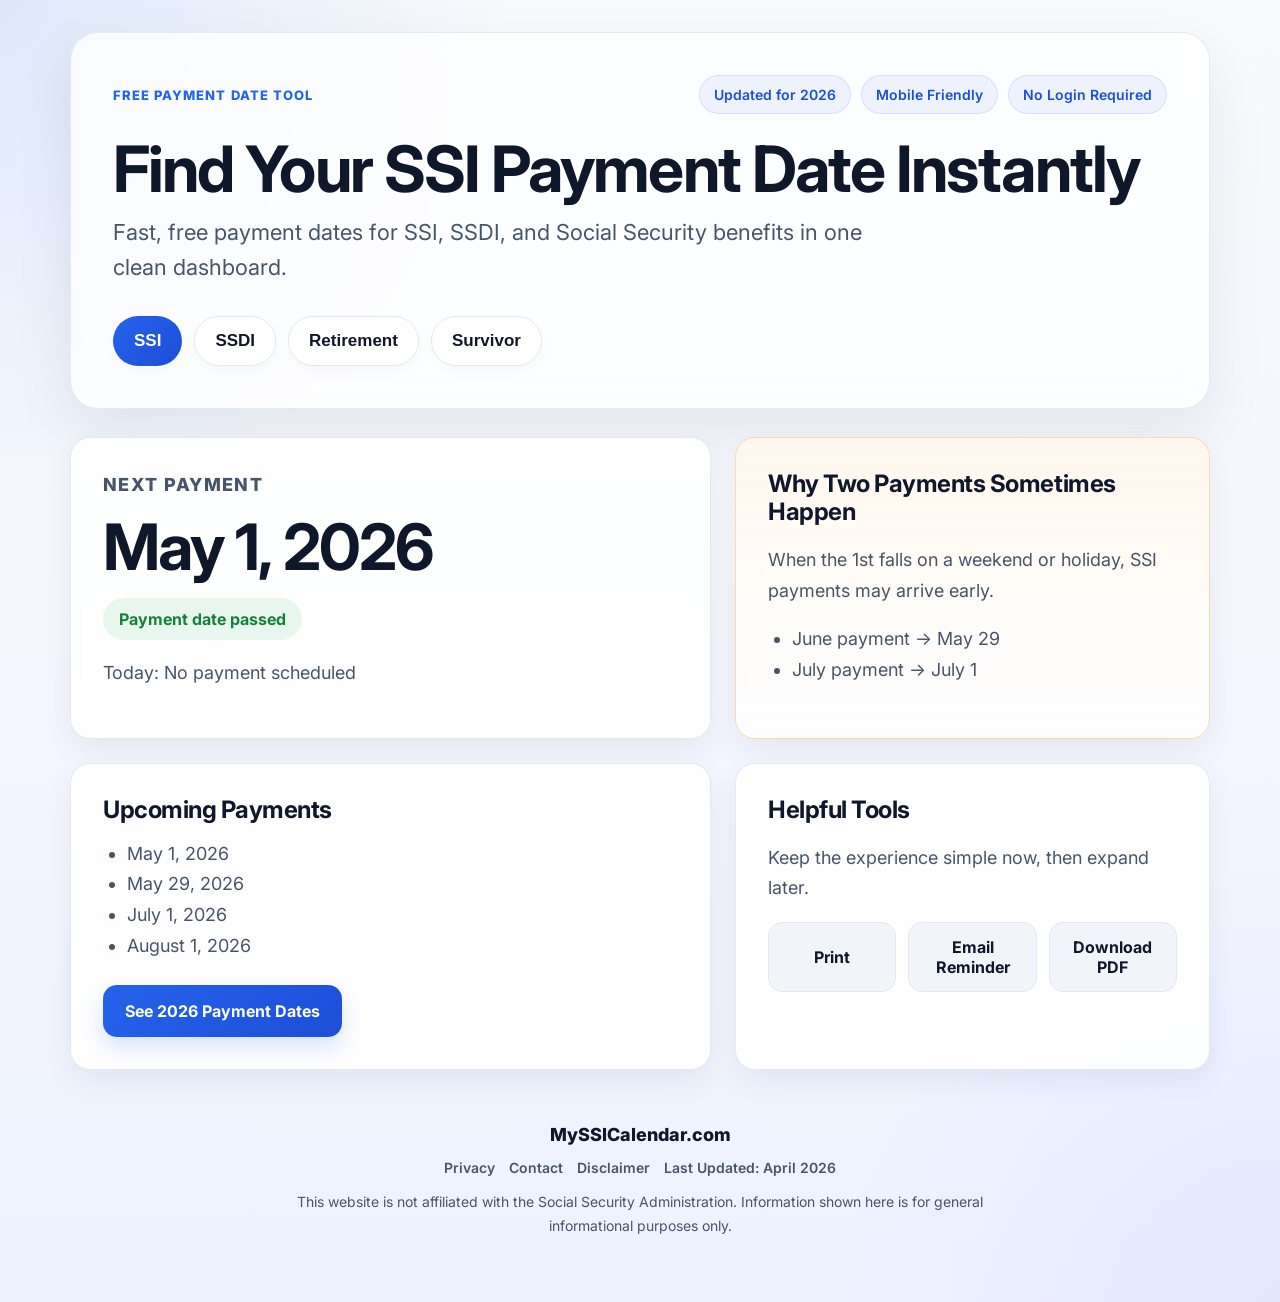
<file: index.html>
<!DOCTYPE html>
<html lang="en">
<head>
  <meta charset="UTF-8" />
  <meta name="viewport" content="width=device-width, initial-scale=1.0" />
  <title>My SSI Calendar</title>

  <link rel="preconnect" href="https://fonts.googleapis.com" />
  <link rel="preconnect" href="https://fonts.gstatic.com" crossorigin />
  <link
    href="https://fonts.googleapis.com/css2?family=Inter:wght@400;500;600;700;800&display=swap"
    rel="stylesheet"
  />

  <link rel="stylesheet" href="style.css" />
</head>
<body>
  <div class="page-shell">
    <header class="hero">
      <div class="hero-top">
        <span class="eyebrow">Free Payment Date Tool</span>
        <div class="trust-badges">
          <span class="trust-pill">Updated for 2026</span>
          <span class="trust-pill">Mobile Friendly</span>
          <span class="trust-pill">No Login Required</span>
        </div>
      </div>

      <div class="hero-copy">
        <h1 id="hero-title">Find Your SSI Payment Date Instantly</h1>
        <p id="hero-subtext">
          Fast, free payment dates for SSI, SSDI, and Social Security benefits
          in one clean dashboard.
        </p>
      </div>

      <div class="benefit-tabs">
        <button class="tab active" data-benefit="ssi">SSI</button>
        <button class="tab" data-benefit="ssdi">SSDI</button>
        <button class="tab" data-benefit="retirement">Retirement</button>
        <button class="tab" data-benefit="survivor">Survivor</button>
      </div>
    </header>

    <main class="dashboard">
      <section class="card featured-card">
        <p class="card-label">Next Payment</p>
        <h2 id="next-payment-date">May 1, 2026</h2>

        <div class="status-row">
          <span class="status-badge" id="days-away">19 days away</span>
        </div>

        <p class="subtext" id="today-status">Today: No payment scheduled</p>
      </section>

      <section class="card info-card warm-card">
        <h3 id="why-title">Why Two Payments Sometimes Happen</h3>
        <p id="why-text">
          When the 1st falls on a weekend or holiday, SSI payments may arrive early.
        </p>
        <ul id="why-list">
          <li>June payment → May 29</li>
          <li>July payment → July 1</li>
        </ul>
      </section>

      <section class="card upcoming-card">
        <h3 id="upcoming-title">Upcoming Payments</h3>
        <ul class="payment-list" id="payment-list"></ul>

        <button class="primary-button" id="calendar-button">See 2026 Payment Dates</button>
      </section>

      <section class="card extra-card">
        <h3>Helpful Tools</h3>
        <p>Keep the experience simple now, then expand later.</p>

        <div class="tool-grid">
          <button class="secondary-button" id="print-button">Print</button>
          <button class="secondary-button" id="email-button">Email Reminder</button>
          <button class="secondary-button" id="pdf-button">Download PDF</button>
        </div>

        <p class="tool-message" id="tool-message"></p>
      </section>
    </main>

    <footer class="footer">
      <p class="footer-brand">MySSICalendar.com</p>

      <div class="footer-links">
        <span>Privacy</span>
        <span>Contact</span>
        <span>Disclaimer</span>
        <span>Last Updated: April 2026</span>
      </div>

      <small>
        This website is not affiliated with the Social Security Administration.
        Information shown here is for general informational purposes only.
      </small>
    </footer>
  </div>

  <script src="script.js"></script>
</body>
</html>
</file>
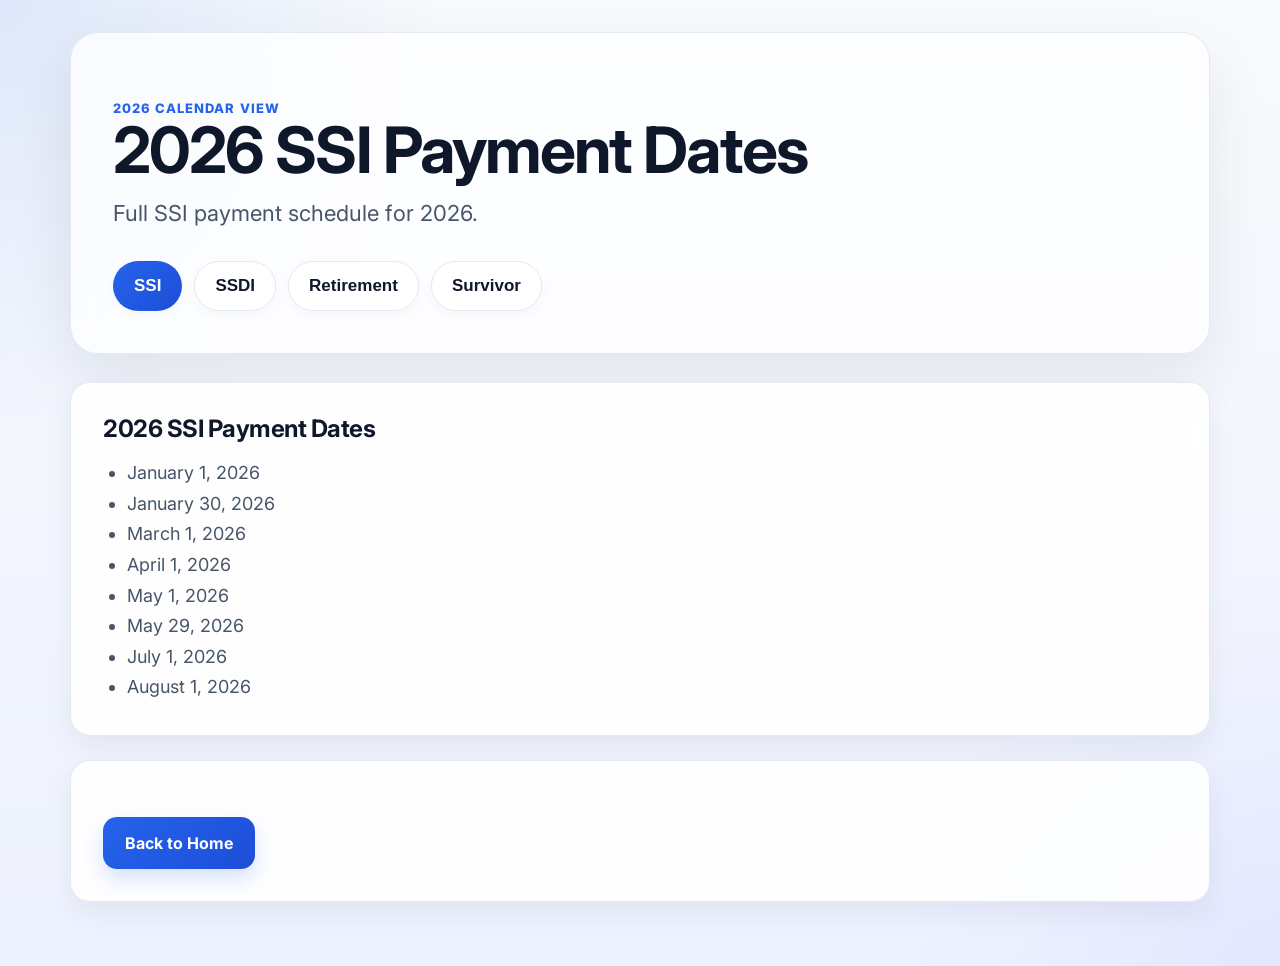
<file: calendar.html>
<!DOCTYPE html>
<html lang="en">
<head>
  <meta charset="UTF-8" />
  <meta name="viewport" content="width=device-width, initial-scale=1.0" />
  <title>2026 Payment Calendar</title>

  <link rel="preconnect" href="https://fonts.googleapis.com" />
  <link rel="preconnect" href="https://fonts.gstatic.com" crossorigin />
  <link
    href="https://fonts.googleapis.com/css2?family=Inter:wght@400;500;600;700;800&display=swap"
    rel="stylesheet"
  />
  <link rel="stylesheet" href="style.css" />
</head>
<body>
  <div class="page-shell">
    <header class="hero">
      <div class="hero-copy">
        <span class="eyebrow">2026 Calendar View</span>
        <h1 id="calendar-page-title">2026 SSI Payment Dates</h1>
        <p id="calendar-page-subtext">
          Full payment schedule for the selected benefit type.
        </p>
      </div>

      <div class="benefit-tabs">
        <button class="tab active" data-benefit="ssi">SSI</button>
        <button class="tab" data-benefit="ssdi">SSDI</button>
        <button class="tab" data-benefit="retirement">Retirement</button>
        <button class="tab" data-benefit="survivor">Survivor</button>
      </div>
    </header>

    <main>
      <section class="card">
        <h3 id="calendar-section-title">2026 Payment Dates</h3>
        <ul class="payment-list" id="calendar-payment-list"></ul>
      </section>

      <section class="card" style="margin-top: 24px;">
        <button class="primary-button" onclick="window.location.href='index.html'">
          Back to Home
        </button>
      </section>
    </main>
  </div>

  <script>
    const calendarData = {
      ssi: {
        title: "2026 SSI Payment Dates",
        subtext: "Full SSI payment schedule for 2026.",
        dates: [
          "January 1, 2026",
          "January 30, 2026",
          "March 1, 2026",
          "April 1, 2026",
          "May 1, 2026",
          "May 29, 2026",
          "July 1, 2026",
          "August 1, 2026"
        ]
      },
      ssdi: {
        title: "2026 SSDI Payment Dates",
        subtext: "SSDI dates vary based on birth date and Wednesday schedule.",
        dates: [
          "May 13, 2026",
          "May 20, 2026",
          "May 27, 2026",
          "June 10, 2026",
          "June 17, 2026",
          "June 24, 2026"
        ]
      },
      retirement: {
        title: "2026 Retirement Payment Dates",
        subtext: "Social Security retirement payments by standard monthly schedule.",
        dates: [
          "May 13, 2026",
          "May 20, 2026",
          "May 27, 2026",
          "June 10, 2026",
          "June 17, 2026",
          "June 24, 2026"
        ]
      },
      survivor: {
        title: "2026 Survivor Benefit Payment Dates",
        subtext: "Survivor benefits typically follow Social Security timing rules.",
        dates: [
          "May 20, 2026",
          "May 27, 2026",
          "June 10, 2026",
          "June 17, 2026",
          "June 24, 2026"
        ]
      }
    };

    const tabs = document.querySelectorAll(".tab");
    const titleEl = document.getElementById("calendar-page-title");
    const subtextEl = document.getElementById("calendar-page-subtext");
    const sectionTitleEl = document.getElementById("calendar-section-title");
    const listEl = document.getElementById("calendar-payment-list");

    function getBenefitFromUrl() {
      const params = new URLSearchParams(window.location.search);
      return params.get("benefit") || "ssi";
    }

    function renderCalendar(benefitKey) {
      const data = calendarData[benefitKey];
      if (!data) return;

      titleEl.textContent = data.title;
      subtextEl.textContent = data.subtext;
      sectionTitleEl.textContent = data.title;
      listEl.innerHTML = "";

      data.dates.forEach((date) => {
        const li = document.createElement("li");
        li.textContent = date;
        listEl.appendChild(li);
      });

      tabs.forEach((tab) => {
        tab.classList.toggle("active", tab.dataset.benefit === benefitKey);
      });
    }

    tabs.forEach((tab) => {
      tab.addEventListener("click", () => {
        const benefit = tab.dataset.benefit;
        history.replaceState({}, "", `calendar.html?benefit=${benefit}`);
        renderCalendar(benefit);
      });
    });

    renderCalendar(getBenefitFromUrl());
  </script>
</body>
</html>
</file>
<file: style.css>
:root {
  --bg: #f8fafc;
  --bg-soft: #eef4ff;
  --surface: rgba(255, 255, 255, 0.9);
  --surface-solid: #ffffff;
  --surface-muted: #f1f5f9;
  --border: #e2e8f0;
  --text: #0f172a;
  --muted: #475569;
  --primary: #2563eb;
  --primary-dark: #1d4ed8;
  --success-bg: #e8f7ee;
  --success-text: #15803d;
  --warm-bg: #fff7ed;
  --warm-border: #fed7aa;
  --shadow-soft: 0 12px 30px rgba(15, 23, 42, 0.06);
  --shadow-large: 0 24px 60px rgba(15, 23, 42, 0.08);
  --radius-xl: 28px;
  --radius-lg: 20px;
  --radius-md: 16px;
  --radius-sm: 14px;
}

* {
  box-sizing: border-box;
}

html {
  scroll-behavior: smooth;
}

body {
  margin: 0;
  font-family: "Inter", Arial, sans-serif;
  color: var(--text);
  background:
    radial-gradient(circle at top left, rgba(37, 99, 235, 0.12), transparent 28%),
    radial-gradient(circle at bottom right, rgba(99, 102, 241, 0.08), transparent 24%),
    linear-gradient(to bottom, #f8fafc, #eef2ff);
}

.page-shell {
  max-width: 1180px;
  margin: 0 auto;
  padding: 32px 20px 64px;
}

.hero {
  background: rgba(255, 255, 255, 0.78);
  backdrop-filter: blur(12px);
  border: 1px solid rgba(226, 232, 240, 0.9);
  border-radius: var(--radius-xl);
  box-shadow: var(--shadow-large);
  padding: 42px;
  margin-bottom: 28px;
}

.hero-top {
  display: flex;
  justify-content: space-between;
  align-items: center;
  gap: 16px;
  flex-wrap: wrap;
}

.eyebrow {
  display: inline-block;
  font-size: 13px;
  font-weight: 800;
  letter-spacing: 0.08em;
  text-transform: uppercase;
  color: var(--primary);
}

.trust-badges {
  display: flex;
  flex-wrap: wrap;
  gap: 10px;
}

.trust-pill {
  display: inline-flex;
  align-items: center;
  padding: 10px 14px;
  border-radius: 999px;
  background: rgba(37, 99, 235, 0.08);
  color: var(--primary-dark);
  border: 1px solid rgba(37, 99, 235, 0.12);
  font-size: 14px;
  font-weight: 600;
}

.hero-copy {
  margin-top: 22px;
}

.hero h1 {
  margin: 0 0 14px;
  font-size: 64px;
  line-height: 1.02;
  letter-spacing: -0.03em;
}

.hero p {
  margin: 0;
  max-width: 760px;
  font-size: 22px;
  line-height: 1.6;
  color: var(--muted);
}

.benefit-tabs {
  display: flex;
  flex-wrap: wrap;
  gap: 12px;
  margin-top: 30px;
}

.tab {
  border: 1px solid var(--border);
  background: rgba(255, 255, 255, 0.95);
  color: var(--text);
  padding: 14px 20px;
  border-radius: 999px;
  font-size: 17px;
  font-weight: 700;
  cursor: pointer;
  transition: all 0.2s ease;
  box-shadow: 0 4px 12px rgba(15, 23, 42, 0.03);
}

.tab:hover {
  transform: translateY(-1px);
  border-color: #cbd5e1;
}

.tab.active {
  background: linear-gradient(135deg, var(--primary), var(--primary-dark));
  color: white;
  border-color: transparent;
}

.dashboard {
  display: grid;
  grid-template-columns: 1.35fr 1fr;
  gap: 24px;
}

.card {
  background: var(--surface);
  backdrop-filter: blur(10px);
  border: 1px solid rgba(226, 232, 240, 0.92);
  border-radius: var(--radius-lg);
  box-shadow: var(--shadow-soft);
  padding: 32px;
}

.featured-card {
  min-height: 300px;
  display: flex;
  flex-direction: column;
  justify-content: center;
}

.card-label {
  margin: 0 0 14px;
  font-size: 14px;
  font-weight: 800;
  letter-spacing: 0.08em;
  text-transform: uppercase;
  color: var(--muted);
}

.featured-card h2 {
  margin: 0;
  font-size: 64px;
  line-height: 1.02;
  letter-spacing: -0.03em;
}

.status-row {
  margin-top: 18px;
}

.status-badge {
  display: inline-block;
  padding: 11px 16px;
  border-radius: 999px;
  background: var(--success-bg);
  color: var(--success-text);
  font-size: 16px;
  font-weight: 700;
}

.subtext {
  margin-top: 18px;
  font-size: 18px;
  color: var(--muted);
}

.warm-card {
  background: linear-gradient(to bottom, rgba(255, 247, 237, 0.96), rgba(255, 255, 255, 0.88));
  border-color: var(--warm-border);
}

.card h3 {
  margin-top: 0;
  margin-bottom: 14px;
  font-size: 24px;
  line-height: 1.2;
  letter-spacing: -0.02em;
}

.card p,
.card li {
  font-size: 18px;
  line-height: 1.7;
  color: var(--muted);
}

.payment-list,
.info-card ul {
  margin: 0;
  padding-left: 24px;
}

.primary-button,
.secondary-button {
  border: none;
  border-radius: var(--radius-sm);
  font-size: 16px;
  font-weight: 700;
  cursor: pointer;
  transition: all 0.2s ease;
  font-family: "Inter", Arial, sans-serif;
}

.primary-button {
  margin-top: 24px;
  background: linear-gradient(135deg, var(--primary), var(--primary-dark));
  color: white;
  padding: 16px 22px;
  box-shadow: 0 10px 20px rgba(37, 99, 235, 0.18);
}

.primary-button:hover {
  transform: translateY(-1px);
  box-shadow: 0 14px 28px rgba(37, 99, 235, 0.22);
}

.tool-grid {
  display: grid;
  grid-template-columns: repeat(3, minmax(0, 1fr));
  gap: 12px;
  margin-top: 18px;
}

.secondary-button {
  background: var(--surface-muted);
  color: var(--text);
  padding: 14px 16px;
  border: 1px solid var(--border);
}

.secondary-button:hover {
  background: #e2e8f0;
  transform: translateY(-1px);
}

.footer {
  margin-top: 30px;
  padding: 24px 8px 0;
  text-align: center;
}

.footer-brand {
  margin: 0 0 14px;
  font-size: 18px;
  font-weight: 800;
  color: var(--text);
}

.footer-links {
  display: flex;
  justify-content: center;
  flex-wrap: wrap;
  gap: 14px;
  margin-bottom: 14px;
  color: var(--muted);
  font-size: 14px;
  font-weight: 600;
}

.footer small {
  display: block;
  max-width: 760px;
  margin: 0 auto;
  font-size: 14px;
  line-height: 1.7;
  color: var(--muted);
}

@media (max-width: 980px) {
  .hero h1 {
    font-size: 48px;
  }

  .hero p {
    font-size: 20px;
  }

  .dashboard {
    grid-template-columns: 1fr;
  }

  .featured-card h2 {
    font-size: 48px;
  }

  .tool-grid {
    grid-template-columns: 1fr;
  }
}

@media (max-width: 640px) {
  .page-shell {
    padding: 18px 14px 42px;
  }

  .hero,
  .card {
    padding: 24px;
  }

  .hero h1 {
    font-size: 38px;
  }

  .hero p {
    font-size: 18px;
  }

  .featured-card h2 {
    font-size: 38px;
  }

  .tab {
    width: 100%;
    text-align: center;
  }

  .trust-badges {
    gap: 8px;
  }

  .trust-pill {
    width: 100%;
    justify-content: center;
  }

  .footer-links {
    flex-direction: column;
    gap: 8px;
  }
}
.tool-message {
  margin-top: 16px;
  font-size: 15px;
  color: var(--primary-dark);
  font-weight: 600;
}
</file>
